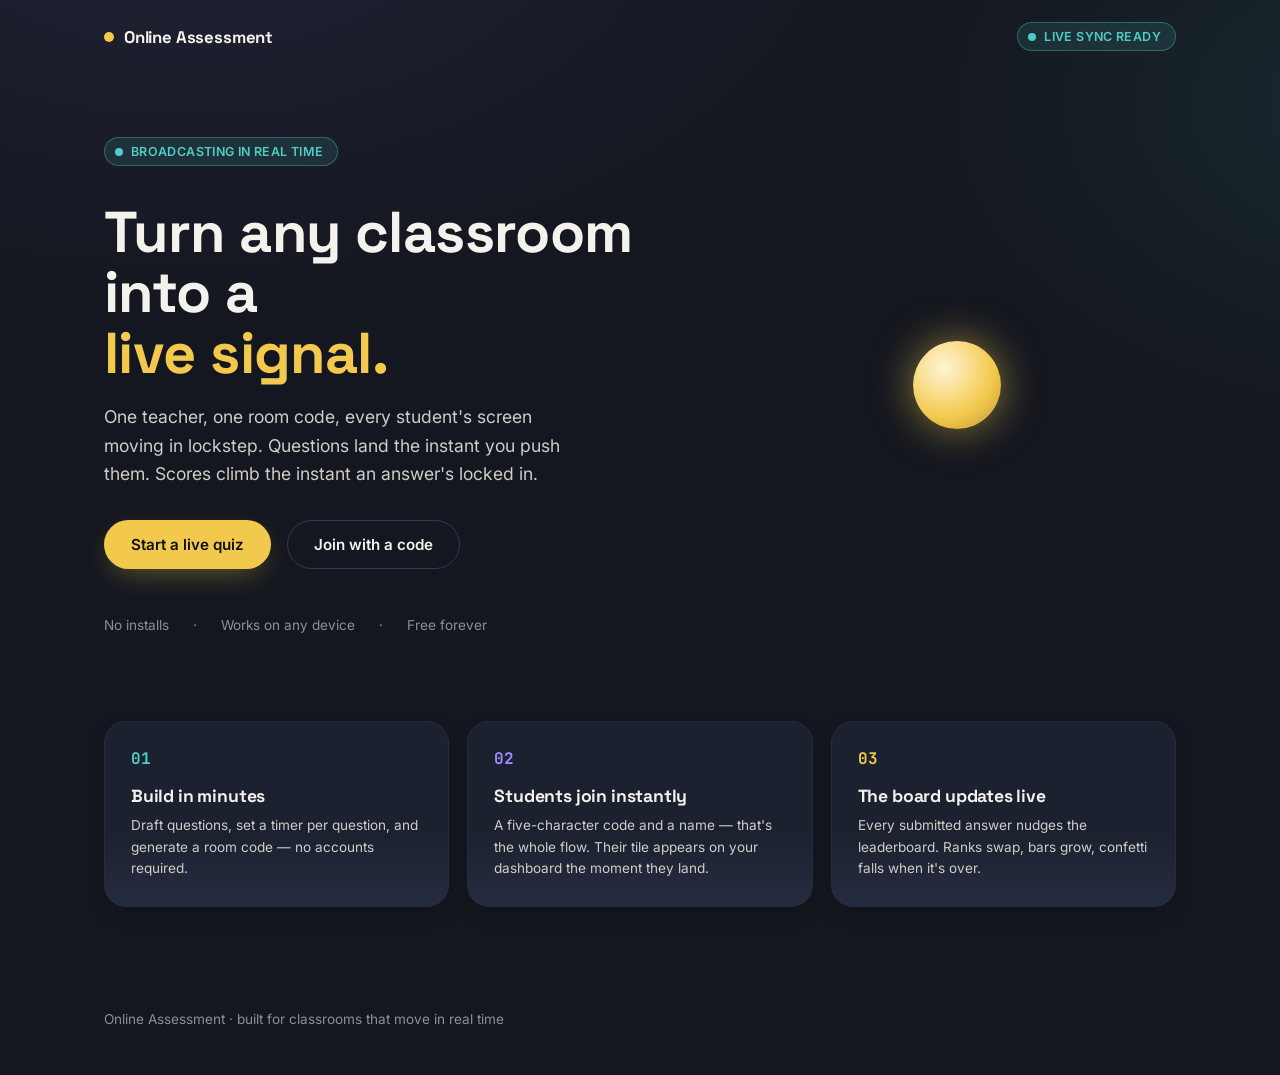
<file: online-assessment/index.html>
<!DOCTYPE html>
<html lang="en">
<head>
<meta charset="UTF-8">
<meta name="viewport" content="width=device-width, initial-scale=1.0">
<title>Online Assessment — Live Classroom Quizzes</title>
<link rel="stylesheet" href="css/style.css">
</head>
<body>

  <div class="wrap">
    <header class="topbar">
      <div class="brand"><span class="dot"></span> Online&nbsp;Assessment</div>
      <div class="live-chip"><span class="ld"></span> Live sync ready</div>
    </header>

    <main>
      <section class="hero" style="padding:64px 0 40px; display:flex; flex-wrap:wrap; gap:56px; align-items:center;">
        <div style="flex:1 1 420px;">
          <div class="reveal" style="animation-delay:.05s;">
            <span class="live-chip" style="margin-bottom:18px;"><span class="ld"></span> Broadcasting in real time</span>
          </div>
          <h1 class="reveal" style="font-size:clamp(2.4rem,5vw,3.6rem); line-height:1.05; margin-top:18px; animation-delay:.12s;">
            Turn any classroom into a<br><span class="text-amber">live signal.</span>
          </h1>
          <p class="reveal" style="font-size:1.1rem; max-width:480px; margin-top:20px; animation-delay:.2s;">
            One teacher, one room code, every student's screen moving in lockstep. Questions land the instant you push them. Scores climb the instant an answer's locked in.
          </p>
          <div class="reveal row gap-16 mt-32" style="animation-delay:.3s; flex-wrap:wrap;">
            <a class="btn btn-primary" href="teacher.html">Start a live quiz</a>
            <a class="btn btn-ghost" href="student.html">Join with a code</a>
          </div>
          <div class="reveal row gap-24 mt-48 small muted" style="animation-delay:.4s;">
            <span>No installs</span><span>·</span><span>Works on any device</span><span>·</span><span>Free forever</span>
          </div>
        </div>

        <div style="flex:1 1 280px; display:flex; justify-content:center;">
          <div class="reveal" style="animation-delay:.15s;">
            <div class="pulse-orb" style="width:260px; height:260px;">
              <span class="ring"></span><span class="ring"></span><span class="ring"></span><span class="ring"></span>
              <div class="core" style="width:88px; height:88px;"></div>
            </div>
          </div>
        </div>
      </section>

      <section class="mt-48" style="display:grid; grid-template-columns:repeat(auto-fit,minmax(220px,1fr)); gap:18px; padding-bottom:80px;">
        <div class="card reveal" style="padding:26px; animation-delay:.1s;">
          <div class="text-teal" style="font-family:var(--font-mono); font-weight:700;">01</div>
          <h3 class="mt-16" style="font-size:1.1rem;">Build in minutes</h3>
          <p class="mt-8 small">Draft questions, set a timer per question, and generate a room code — no accounts required.</p>
        </div>
        <div class="card reveal" style="padding:26px; animation-delay:.18s;">
          <div class="text-violet" style="font-family:var(--font-mono); font-weight:700; color:var(--violet);">02</div>
          <h3 class="mt-16" style="font-size:1.1rem;">Students join instantly</h3>
          <p class="mt-8 small">A five-character code and a name — that's the whole flow. Their tile appears on your dashboard the moment they land.</p>
        </div>
        <div class="card reveal" style="padding:26px; animation-delay:.26s;">
          <div class="text-amber" style="font-family:var(--font-mono); font-weight:700;">03</div>
          <h3 class="mt-16" style="font-size:1.1rem;">The board updates live</h3>
          <p class="mt-8 small">Every submitted answer nudges the leaderboard. Ranks swap, bars grow, confetti falls when it's over.</p>
        </div>
      </section>
    </main>

    <footer class="small muted" style="padding:24px 0 48px;">
      Online Assessment · built for classrooms that move in real time
    </footer>
  </div>

  <script src="js/firebase-config.js"></script>
  <script>
    OA.effects.mountDustField(24);
  </script>
</body>
</html>
</file>
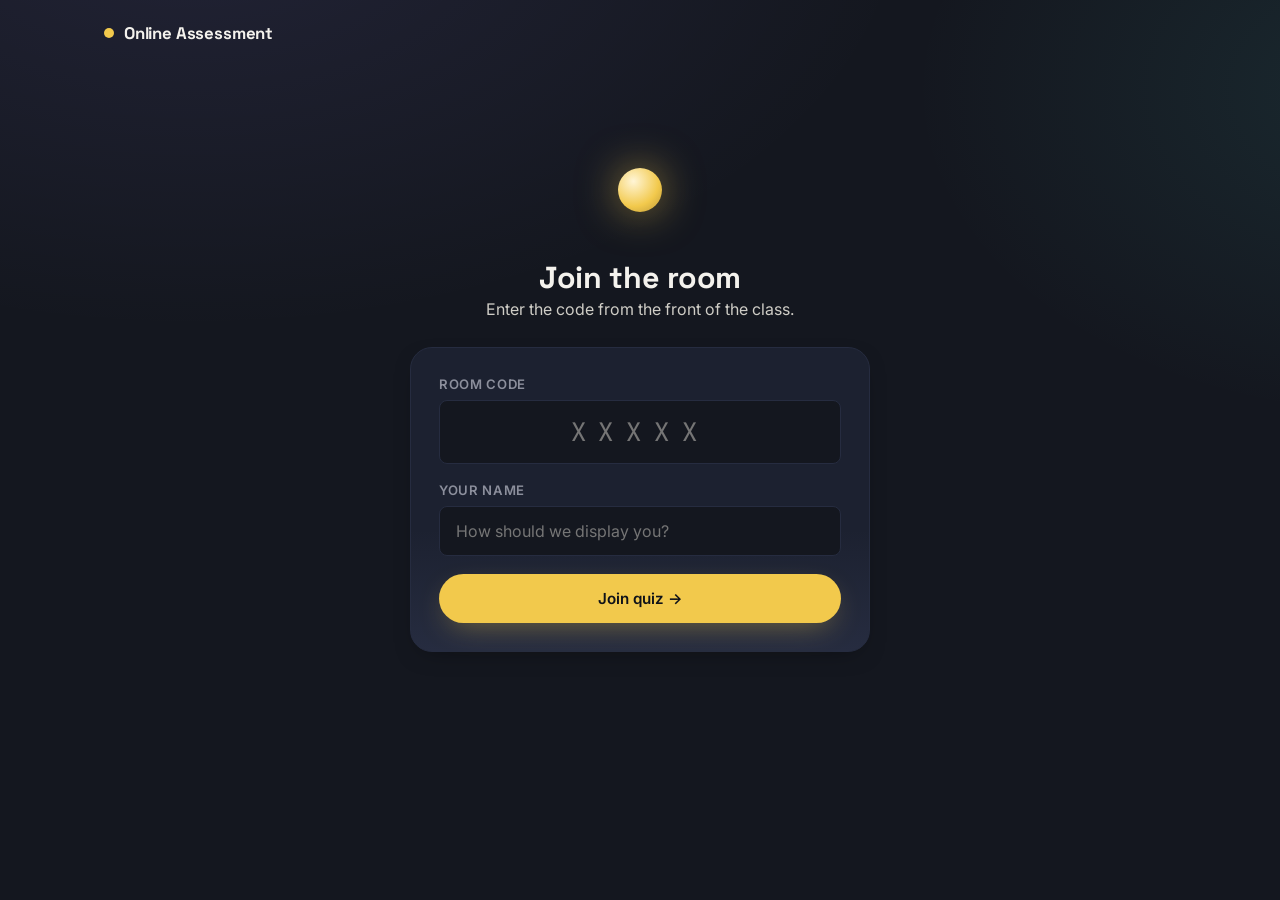
<file: online-assessment/quiz.html>
<!DOCTYPE html>
<html lang="en">
<head>
<meta charset="UTF-8">
<meta name="viewport" content="width=device-width, initial-scale=1.0">
<title>Live Quiz — Online Assessment</title>
<link rel="stylesheet" href="css/style.css">
</head>
<body>

  <div class="wrap">
    <header class="topbar">
      <span class="brand"><span class="dot"></span> <span id="playerName">Player</span></span>
      <span class="live-chip"><span class="ld"></span> Score: <span id="scoreLive">0</span></span>
    </header>

    <main style="max-width:640px; margin:0 auto; padding:20px 0 80px;">

      <div class="row" style="justify-content:space-between; align-items:flex-start;">
        <div>
          <p class="muted small" style="text-transform:uppercase; letter-spacing:.1em;">Question <span id="qIndex">1</span> of <span id="qTotal">1</span></p>
          <div class="progress-dots mt-8" id="progressDots"></div>
        </div>
        <div class="timer-ring" id="timerRing">
          <svg width="110" height="110">
            <circle class="track" cx="55" cy="55" r="48"></circle>
            <circle class="bar" cx="55" cy="55" r="48"></circle>
          </svg>
          <div class="num" id="timerNum">--</div>
        </div>
      </div>

      <div class="q-stage mt-24">
        <div id="qBlock" class="q-slide">
          <h2 id="qText" style="font-size:1.5rem; line-height:1.3;"></h2>
          <div id="optionsWrap" class="stack gap-12 mt-24"></div>
        </div>
      </div>

      <!-- ================= WAITING FOR NEXT ================= -->
      <div id="waitingBlock" class="hidden" style="text-align:center; padding:60px 0;">
        <div class="center">
          <div class="pulse-orb">
            <span class="ring"></span><span class="ring"></span><span class="ring"></span><span class="ring"></span>
            <div class="core"></div>
          </div>
        </div>
        <h2 id="waitTitle" class="mt-24" style="font-size:1.4rem;">Locked in!</h2>
        <p id="waitSub" class="mt-8">Waiting for the rest of the class…</p>
      </div>

    </main>
  </div>

  <script src="js/firebase-config.js"></script>
  <script src="js/quiz.js"></script>
</body>
</html>
</file>
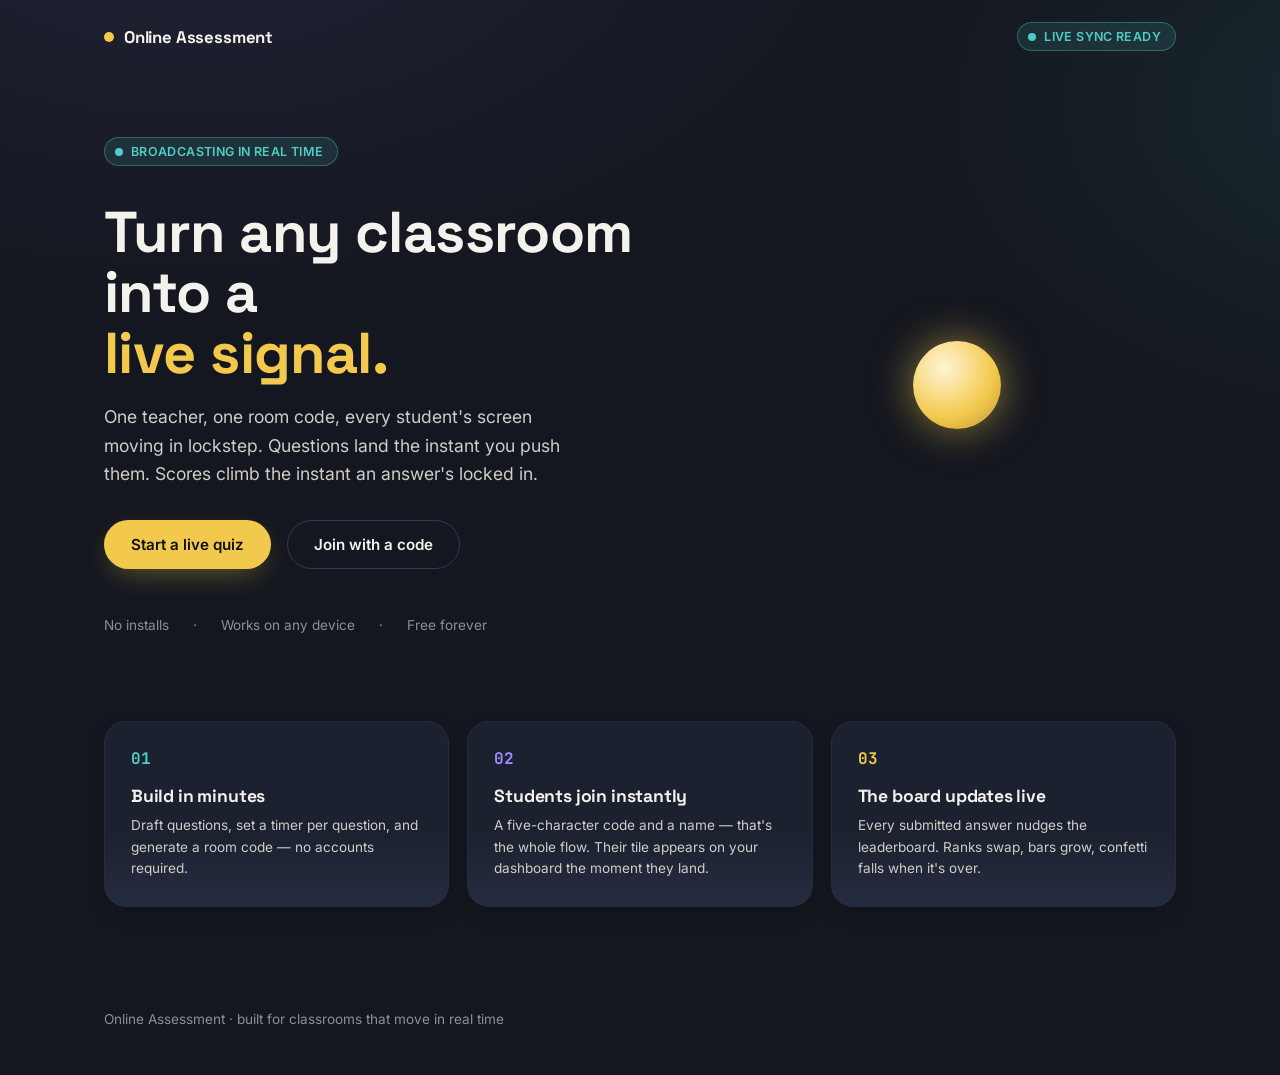
<file: online-assessment/results.html>
<!DOCTYPE html>
<html lang="en">
<head>
<meta charset="UTF-8">
<meta name="viewport" content="width=device-width, initial-scale=1.0">
<title>Results — Online Assessment</title>
<link rel="stylesheet" href="css/style.css">
</head>
<body>

  <div class="wrap">
    <header class="topbar">
      <a class="brand" href="index.html"><span class="dot"></span> Online&nbsp;Assessment</a>
    </header>

    <main style="max-width:640px; margin:0 auto; padding:20px 0 80px;">
      <div style="text-align:center;">
        <span class="live-chip"><span class="ld"></span> Quiz complete</span>
        <h1 id="quizTitle" class="mt-16" style="font-size:2rem;"></h1>
        <p id="quizMeta" class="mt-8"></p>
      </div>

      <div id="podium" class="mt-32" style="display:flex; justify-content:center; align-items:flex-end; gap:14px;"></div>

      <div id="leaderboard" class="mt-32"></div>

      <div class="row mt-48" style="justify-content:center; gap:12px;">
        <a class="btn btn-primary" href="teacher.html">Start a new quiz</a>
        <a class="btn btn-ghost" href="index.html">Back home</a>
      </div>
    </main>
  </div>

  <script src="js/firebase-config.js"></script>
  <script src="js/results.js"></script>
</body>
</html>
</file>
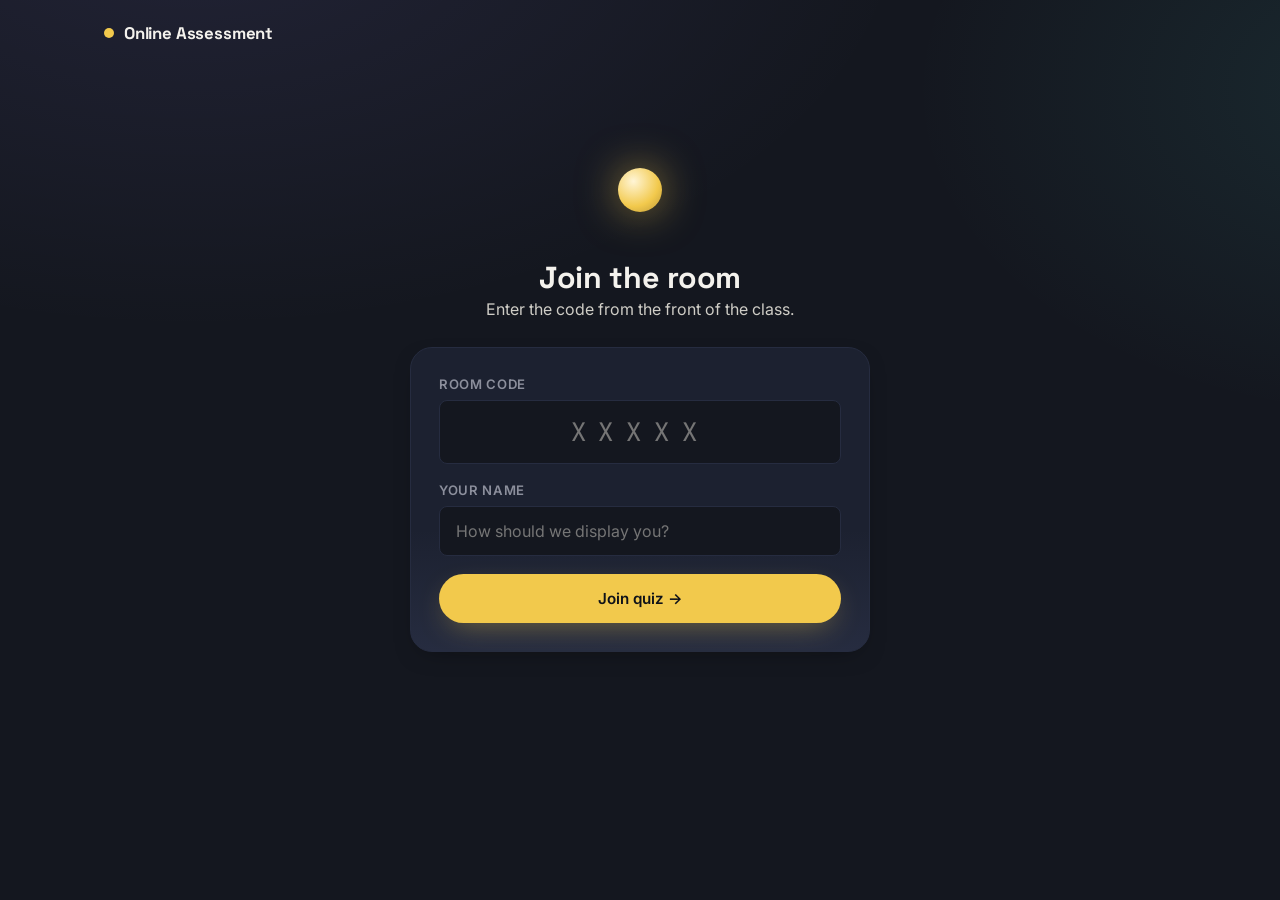
<file: online-assessment/student.html>
<!DOCTYPE html>
<html lang="en">
<head>
<meta charset="UTF-8">
<meta name="viewport" content="width=device-width, initial-scale=1.0">
<title>Join a Quiz — Online Assessment</title>
<link rel="stylesheet" href="css/style.css">
</head>
<body>

  <div class="wrap">
    <header class="topbar">
      <a class="brand" href="index.html"><span class="dot"></span> Online&nbsp;Assessment</a>
    </header>

    <main style="max-width:460px; margin:0 auto; padding:40px 0 80px;">

      <!-- ================= JOIN PANEL ================= -->
      <section id="joinPanel">
        <div class="center mt-24">
          <div class="pulse-orb">
            <span class="ring"></span><span class="ring"></span><span class="ring"></span><span class="ring"></span>
            <div class="core"></div>
          </div>
        </div>
        <h1 class="reveal" style="text-align:center; font-size:1.9rem; margin-top:8px;">Join the room</h1>
        <p class="reveal" style="text-align:center; animation-delay:.06s;">Enter the code from the front of the class.</p>

        <div class="card reveal mt-24" style="padding:28px; animation-delay:.12s;">
          <div class="field">
            <label for="codeInput">Room code</label>
            <input id="codeInput" class="otp" type="text" maxlength="5" placeholder="XXXXX" autocomplete="off" />
          </div>
          <div class="field">
            <label for="nameInput">Your name</label>
            <input id="nameInput" type="text" placeholder="How should we display you?" autocomplete="off" />
          </div>
          <button class="btn btn-primary" id="joinBtn" type="button" style="width:100%;">Join quiz →</button>
          <p id="joinError" class="text-coral small mt-16 hidden"></p>
        </div>
      </section>

      <!-- ================= LOBBY PANEL ================= -->
      <section id="lobbyPanel" class="hidden" style="text-align:center;">
        <span class="live-chip"><span class="ld"></span> Connected</span>
        <h2 class="mt-24" style="font-size:1.6rem;">You're in, <span id="lobbyName" class="text-amber"></span>.</h2>
        <p class="mt-8">Hang tight — the teacher is about to start the quiz.</p>
        <div class="center mt-32">
          <div class="pulse-orb">
            <span class="ring"></span><span class="ring"></span><span class="ring"></span><span class="ring"></span>
            <div class="core"></div>
          </div>
        </div>
        <p class="small muted mt-32">Room <span id="lobbyCode" style="font-family:var(--font-mono); letter-spacing:.1em; color:var(--chalk-100);"></span></p>
      </section>

    </main>
  </div>

  <script src="js/firebase-config.js"></script>
  <script src="js/student.js"></script>
</body>
</html>
</file>
<file: online-assessment/css/style.css>
/* ============================================================
   ONLINE ASSESSMENT — Design System
   Theme: "Live Chalkboard" — a classroom at the moment a signal
   goes out live. Ink-slate surfaces, chalk-dust particles, and
   concentric "broadcast" pulse rings mark anything happening
   in real time (room codes, timers, live joins, live scores).
   ============================================================ */

@import url('https://fonts.googleapis.com/css2?family=Space+Grotesk:wght@500;600;700&family=Inter:wght@400;500;600;700&family=JetBrains+Mono:wght@500;700&display=swap');

:root{
  --ink-950:#0F1219;
  --ink-900:#14171F;
  --ink-800:#1C2130;
  --ink-700:#262C40;
  --ink-600:#333B54;
  --chalk-100:#F4F2ED;
  --chalk-300:#CFCDC6;
  --chalk-500:#8C8F9C;

  --amber:#F2C94C;
  --amber-dim:#B99537;
  --teal:#4ECDC4;
  --coral:#FF6B6B;
  --violet:#9B8CFF;

  --radius-sm:8px;
  --radius-md:14px;
  --radius-lg:22px;

  --shadow-soft: 0 20px 60px -20px rgba(0,0,0,.55);
  --shadow-tight: 0 8px 24px -12px rgba(0,0,0,.5);

  --ease-out: cubic-bezier(.16,1,.3,1);
  --ease-spring: cubic-bezier(.34,1.56,.64,1);

  --font-display:'Space Grotesk', sans-serif;
  --font-body:'Inter', sans-serif;
  --font-mono:'JetBrains Mono', monospace;
}

*,*::before,*::after{ box-sizing:border-box; }
html{ scroll-behavior:smooth; }

body{
  margin:0;
  min-height:100vh;
  background:
    radial-gradient(1200px 700px at 15% -10%, rgba(155,140,255,.10), transparent 60%),
    radial-gradient(900px 600px at 110% 10%, rgba(78,205,196,.10), transparent 55%),
    var(--ink-900);
  color:var(--chalk-100);
  font-family:var(--font-body);
  -webkit-font-smoothing:antialiased;
  overflow-x:hidden;
  position:relative;
}

h1,h2,h3,h4{
  font-family:var(--font-display);
  margin:0;
  letter-spacing:-.01em;
}

p{ margin:0; color:var(--chalk-300); line-height:1.6; }

a{ color:inherit; text-decoration:none; }

button{ font-family:inherit; cursor:pointer; }

::selection{ background:var(--amber); color:var(--ink-950); }

:focus-visible{
  outline:2px solid var(--amber);
  outline-offset:3px;
  border-radius:6px;
}

/* ---------- chalk-dust ambient layer ---------- */
.dust-field{
  position:fixed;
  inset:0;
  pointer-events:none;
  z-index:0;
  overflow:hidden;
}
.dust{
  position:absolute;
  bottom:-10px;
  width:var(--s,3px);
  height:var(--s,3px);
  border-radius:50%;
  background:var(--chalk-300);
  opacity:0;
  animation:drift var(--dur,14s) linear infinite;
  animation-delay:var(--delay,0s);
}
@keyframes drift{
  0%{ transform:translateY(0) translateX(0); opacity:0; }
  8%{ opacity:.35; }
  92%{ opacity:.2; }
  100%{ transform:translateY(-110vh) translateX(var(--x,40px)); opacity:0; }
}
@media (prefers-reduced-motion: reduce){
  .dust{ animation:none; display:none; }
}

.wrap{
  position:relative;
  z-index:1;
  max-width:1120px;
  margin:0 auto;
  padding:0 24px;
}

/* ---------- top bar ---------- */
.topbar{
  display:flex;
  align-items:center;
  justify-content:space-between;
  padding:22px 0;
}
.brand{
  display:flex;
  align-items:center;
  gap:10px;
  font-family:var(--font-display);
  font-weight:700;
  font-size:1.05rem;
  letter-spacing:-.01em;
}
.brand .dot{
  width:10px; height:10px; border-radius:50%;
  background:var(--amber);
  box-shadow:0 0 0 0 rgba(242,201,76,.6);
  animation:brand-pulse 2.4s var(--ease-out) infinite;
}
@keyframes brand-pulse{
  0%{ box-shadow:0 0 0 0 rgba(242,201,76,.55); }
  70%{ box-shadow:0 0 0 10px rgba(242,201,76,0); }
  100%{ box-shadow:0 0 0 0 rgba(242,201,76,0); }
}

/* ---------- buttons ---------- */
.btn{
  display:inline-flex;
  align-items:center;
  justify-content:center;
  gap:8px;
  padding:14px 26px;
  border-radius:999px;
  border:1px solid transparent;
  font-weight:600;
  font-size:.95rem;
  transition:transform .25s var(--ease-spring), box-shadow .25s var(--ease-out), background .2s, border-color .2s;
  position:relative;
  overflow:hidden;
}
.btn:active{ transform:scale(.96); }

.btn-primary{
  background:var(--amber);
  color:var(--ink-950);
  box-shadow:0 10px 30px -10px rgba(242,201,76,.45);
}
.btn-primary:hover{ transform:translateY(-2px); box-shadow:0 14px 36px -10px rgba(242,201,76,.55); }

.btn-ghost{
  background:transparent;
  border-color:var(--ink-600);
  color:var(--chalk-100);
}
.btn-ghost:hover{ border-color:var(--teal); color:var(--teal); transform:translateY(-2px); }

.btn-teal{
  background:var(--teal);
  color:var(--ink-950);
  box-shadow:0 10px 30px -10px rgba(78,205,196,.45);
}
.btn-teal:hover{ transform:translateY(-2px); }

.btn[disabled]{ opacity:.45; pointer-events:none; }

.btn .ripple{
  position:absolute;
  border-radius:50%;
  background:rgba(255,255,255,.5);
  transform:scale(0);
  animation:ripple .6s var(--ease-out) forwards;
  pointer-events:none;
}
@keyframes ripple{ to{ transform:scale(1); opacity:0; } }

/* ---------- cards / surfaces ---------- */
.card{
  background:linear-gradient(180deg, var(--ink-800), var(--ink-800) 60%, var(--ink-700));
  border:1px solid var(--ink-700);
  border-radius:var(--radius-lg);
  box-shadow:var(--shadow-tight);
}

.reveal{
  opacity:0;
  transform:translateY(18px);
  animation:reveal-up .7s var(--ease-out) forwards;
}
@keyframes reveal-up{
  to{ opacity:1; transform:translateY(0); }
}

/* ---------- broadcast pulse rings (signature element) ---------- */
.pulse-orb{
  position:relative;
  width:120px; height:120px;
  display:flex; align-items:center; justify-content:center;
}
.pulse-orb .core{
  width:44px; height:44px;
  border-radius:50%;
  background:radial-gradient(circle at 35% 30%, #fff5d6, var(--amber) 60%, var(--amber-dim));
  box-shadow:0 0 40px rgba(242,201,76,.55);
  z-index:2;
}
.pulse-orb .ring{
  position:absolute;
  inset:0;
  border-radius:50%;
  border:1.5px solid var(--amber);
  opacity:0;
  animation:ring-out 2.6s var(--ease-out) infinite;
}
.pulse-orb .ring:nth-child(2){ animation-delay:.65s; }
.pulse-orb .ring:nth-child(3){ animation-delay:1.3s; }
.pulse-orb .ring:nth-child(4){ animation-delay:1.95s; }
@keyframes ring-out{
  0%{ transform:scale(.35); opacity:.65; }
  100%{ transform:scale(1); opacity:0; }
}

/* small inline live-dot for status chips */
.live-chip{
  display:inline-flex; align-items:center; gap:8px;
  padding:6px 14px 6px 10px;
  border-radius:999px;
  background:rgba(78,205,196,.12);
  border:1px solid rgba(78,205,196,.35);
  color:var(--teal);
  font-size:.78rem;
  font-weight:600;
  letter-spacing:.03em;
  text-transform:uppercase;
}
.live-chip .ld{
  width:8px; height:8px; border-radius:50%;
  background:var(--teal);
  animation:brand-pulse 1.8s ease-out infinite;
}

/* ---------- room code display ---------- */
.room-code{
  font-family:var(--font-mono);
  font-weight:700;
  letter-spacing:.28em;
  font-size:clamp(2.4rem, 6vw, 4rem);
  color:var(--amber);
  text-shadow:0 0 30px rgba(242,201,76,.35);
}
.room-code .char{
  display:inline-block;
  animation:code-in .5s var(--ease-spring) backwards;
}

@keyframes code-in{
  0%{ opacity:0; transform:translateY(-14px) rotateX(60deg); }
  100%{ opacity:1; transform:translateY(0) rotateX(0); }
}

/* ---------- circular countdown timer ---------- */
.timer-ring{ position:relative; width:110px; height:110px; }
.timer-ring svg{ transform:rotate(-90deg); }
.timer-ring circle{ fill:none; stroke-width:7; }
.timer-ring .track{ stroke:var(--ink-700); }
.timer-ring .bar{
  stroke:var(--amber);
  stroke-linecap:round;
  transition:stroke-dashoffset 1s linear, stroke .3s;
}
.timer-ring.urgent .bar{ stroke:var(--coral); }
.timer-ring .num{
  position:absolute; inset:0;
  display:flex; align-items:center; justify-content:center;
  font-family:var(--font-mono);
  font-weight:700;
  font-size:1.6rem;
}
.timer-ring.urgent .num{ color:var(--coral); animation:tick 1s ease-in-out infinite; }
@keyframes tick{ 0%,100%{ transform:scale(1); } 50%{ transform:scale(1.12); } }

/* ---------- option cards (quiz answers) ---------- */
.opt{
  display:flex;
  align-items:center;
  gap:14px;
  padding:18px 20px;
  border-radius:var(--radius-md);
  border:1.5px solid var(--ink-600);
  background:var(--ink-800);
  transition:transform .18s var(--ease-spring), border-color .2s, background .2s, box-shadow .2s;
  cursor:pointer;
  position:relative;
  overflow:hidden;
}
.opt:hover{ transform:translateX(4px); border-color:var(--violet); }
.opt .tag{
  width:34px; height:34px; flex:0 0 auto;
  border-radius:9px;
  background:var(--ink-700);
  display:flex; align-items:center; justify-content:center;
  font-family:var(--font-mono); font-weight:700; font-size:.85rem;
  color:var(--chalk-300);
  transition:background .2s, color .2s;
}
.opt.selected{
  border-color:var(--violet);
  background:linear-gradient(90deg, rgba(155,140,255,.14), transparent);
  transform:translateX(6px);
}
.opt.selected .tag{ background:var(--violet); color:var(--ink-950); }
.opt.correct{
  border-color:var(--teal);
  background:linear-gradient(90deg, rgba(78,205,196,.16), transparent);
  animation:correct-flash .6s var(--ease-out);
}
.opt.correct .tag{ background:var(--teal); color:var(--ink-950); }
.opt.wrong{
  border-color:var(--coral);
  background:linear-gradient(90deg, rgba(255,107,107,.14), transparent);
  animation:shake .45s var(--ease-out);
}
.opt.wrong .tag{ background:var(--coral); color:var(--ink-950); }
.opt.locked{ pointer-events:none; opacity:.65; }

@keyframes correct-flash{
  0%{ box-shadow:0 0 0 0 rgba(78,205,196,.5); }
  60%{ box-shadow:0 0 0 14px rgba(78,205,196,0); }
}
@keyframes shake{
  0%,100%{ transform:translateX(6px); }
  20%{ transform:translateX(-4px); }
  40%{ transform:translateX(4px); }
  60%{ transform:translateX(-3px); }
  80%{ transform:translateX(3px); }
}

/* fill bar showing % of class who picked this option (teacher live view) */
.opt .fill{
  position:absolute; inset:0;
  width:0%;
  background:rgba(255,255,255,.05);
  transition:width .8s var(--ease-out);
  z-index:0;
}
.opt > *:not(.fill){ position:relative; z-index:1; }

/* ---------- question slide transition ---------- */
.q-stage{ position:relative; min-height:1px; }
.q-slide{
  animation:q-in .55s var(--ease-out) both;
}
.q-slide.leaving{
  animation:q-out .35s var(--ease-out) both;
}
@keyframes q-in{
  0%{ opacity:0; transform:translateX(40px) scale(.98); }
  100%{ opacity:1; transform:translateX(0) scale(1); }
}
@keyframes q-out{
  0%{ opacity:1; transform:translateX(0); }
  100%{ opacity:0; transform:translateX(-40px); }
}

/* ---------- progress dots (question N of M) ---------- */
.progress-dots{ display:flex; gap:6px; }
.progress-dots i{
  width:22px; height:5px; border-radius:3px;
  background:var(--ink-600);
  transition:background .3s, width .3s;
}
.progress-dots i.done{ background:var(--teal); }
.progress-dots i.active{ background:var(--amber); width:32px; }

/* ---------- leaderboard ---------- */
.lb-row{
  display:grid;
  grid-template-columns:44px 1fr auto;
  gap:16px;
  align-items:center;
  padding:16px 18px;
  border-radius:var(--radius-md);
  background:var(--ink-800);
  border:1px solid var(--ink-700);
  margin-bottom:10px;
  transition:transform .5s var(--ease-spring), box-shadow .3s;
  animation:lb-in .6s var(--ease-out) both;
}
@keyframes lb-in{
  0%{ opacity:0; transform:translateY(14px); }
  100%{ opacity:1; transform:translateY(0); }
}
.lb-row.rank-1{ border-color:var(--amber); box-shadow:0 0 30px -8px rgba(242,201,76,.4); }
.lb-row.rank-2{ border-color:var(--chalk-300); }
.lb-row.rank-3{ border-color:var(--amber-dim); }
.lb-rank{
  font-family:var(--font-mono); font-weight:700;
  color:var(--chalk-500);
  font-size:1.1rem;
}
.lb-row.rank-1 .lb-rank{ color:var(--amber); font-size:1.3rem; }
.lb-bar-track{
  height:8px; border-radius:5px;
  background:var(--ink-700);
  overflow:hidden;
  margin-top:8px;
}
.lb-bar-fill{
  height:100%;
  border-radius:5px;
  background:linear-gradient(90deg, var(--teal), var(--amber));
  width:0%;
  transition:width 1.1s var(--ease-out);
}
.lb-score{
  font-family:var(--font-mono); font-weight:700; font-size:1.2rem;
  color:var(--amber);
}

/* trophy bounce for #1 */
.trophy{
  display:inline-block;
  animation:bounce 1.8s ease-in-out infinite;
}
@keyframes bounce{
  0%,100%{ transform:translateY(0) rotate(0); }
  50%{ transform:translateY(-6px) rotate(-6deg); }
}

/* ---------- confetti burst ---------- */
.confetti-layer{
  position:fixed; inset:0; pointer-events:none; z-index:50; overflow:hidden;
}
.confetto{
  position:absolute; top:-20px;
  width:8px; height:14px;
  opacity:0;
  animation:confetti-fall var(--dur,3.2s) ease-in forwards;
}
@keyframes confetti-fall{
  0%{ opacity:1; transform:translateY(0) rotate(0deg); }
  100%{ opacity:.9; transform:translateY(105vh) rotate(var(--rot,540deg)); }
}

/* ---------- joined students list (teacher waiting room) ---------- */
.student-grid{
  display:flex; flex-wrap:wrap; gap:10px;
}
.student-chip{
  display:flex; align-items:center; gap:8px;
  padding:9px 14px 9px 9px;
  background:var(--ink-800);
  border:1px solid var(--ink-700);
  border-radius:999px;
  animation:chip-pop .45s var(--ease-spring) both;
}
@keyframes chip-pop{
  0%{ opacity:0; transform:scale(.6); }
  100%{ opacity:1; transform:scale(1); }
}
.student-chip .avatar{
  width:26px; height:26px; border-radius:50%;
  display:flex; align-items:center; justify-content:center;
  font-size:.72rem; font-weight:700;
  color:var(--ink-950);
  flex:0 0 auto;
}

/* ---------- form fields ---------- */
.field{ display:flex; flex-direction:column; gap:8px; margin-bottom:18px; }
.field label{ font-size:.82rem; font-weight:600; color:var(--chalk-500); text-transform:uppercase; letter-spacing:.05em; }
.field input, .field select, .field textarea{
  background:var(--ink-900);
  border:1.5px solid var(--ink-700);
  color:var(--chalk-100);
  padding:14px 16px;
  border-radius:var(--radius-sm);
  font-family:inherit;
  font-size:1rem;
  transition:border-color .2s, box-shadow .2s;
}
.field input:focus, .field select:focus, .field textarea:focus{
  border-color:var(--amber);
  box-shadow:0 0 0 4px rgba(242,201,76,.12);
  outline:none;
}
.field .otp{
  font-family:var(--font-mono);
  letter-spacing:.5em;
  text-align:center;
  font-size:1.6rem;
  text-transform:uppercase;
}

/* ---------- toast ---------- */
.toast{
  position:fixed; bottom:26px; left:50%;
  transform:translateX(-50%) translateY(20px);
  background:var(--ink-800);
  border:1px solid var(--ink-600);
  padding:14px 22px;
  border-radius:999px;
  box-shadow:var(--shadow-soft);
  opacity:0;
  transition:opacity .3s var(--ease-out), transform .3s var(--ease-out);
  z-index:100;
  font-size:.9rem;
  font-weight:500;
}
.toast.show{ opacity:1; transform:translateX(-50%) translateY(0); }

/* ---------- utility ---------- */
.center{ display:flex; align-items:center; justify-content:center; }
.stack{ display:flex; flex-direction:column; }
.row{ display:flex; align-items:center; }
.gap-8{ gap:8px; } .gap-12{ gap:12px; } .gap-16{ gap:16px; } .gap-24{ gap:24px; }
.mt-8{margin-top:8px;} .mt-16{margin-top:16px;} .mt-24{margin-top:24px;} .mt-32{margin-top:32px;} .mt-48{margin-top:48px;}
.muted{ color:var(--chalk-500); }
.text-teal{ color:var(--teal); }
.text-amber{ color:var(--amber); }
.text-coral{ color:var(--coral); }
.small{ font-size:.85rem; }
.hidden{ display:none !important; }

@media (max-width: 640px){
  .lb-row{ grid-template-columns:32px 1fr auto; padding:12px 14px; }
  .room-code{ letter-spacing:.18em; }
}
</file>
